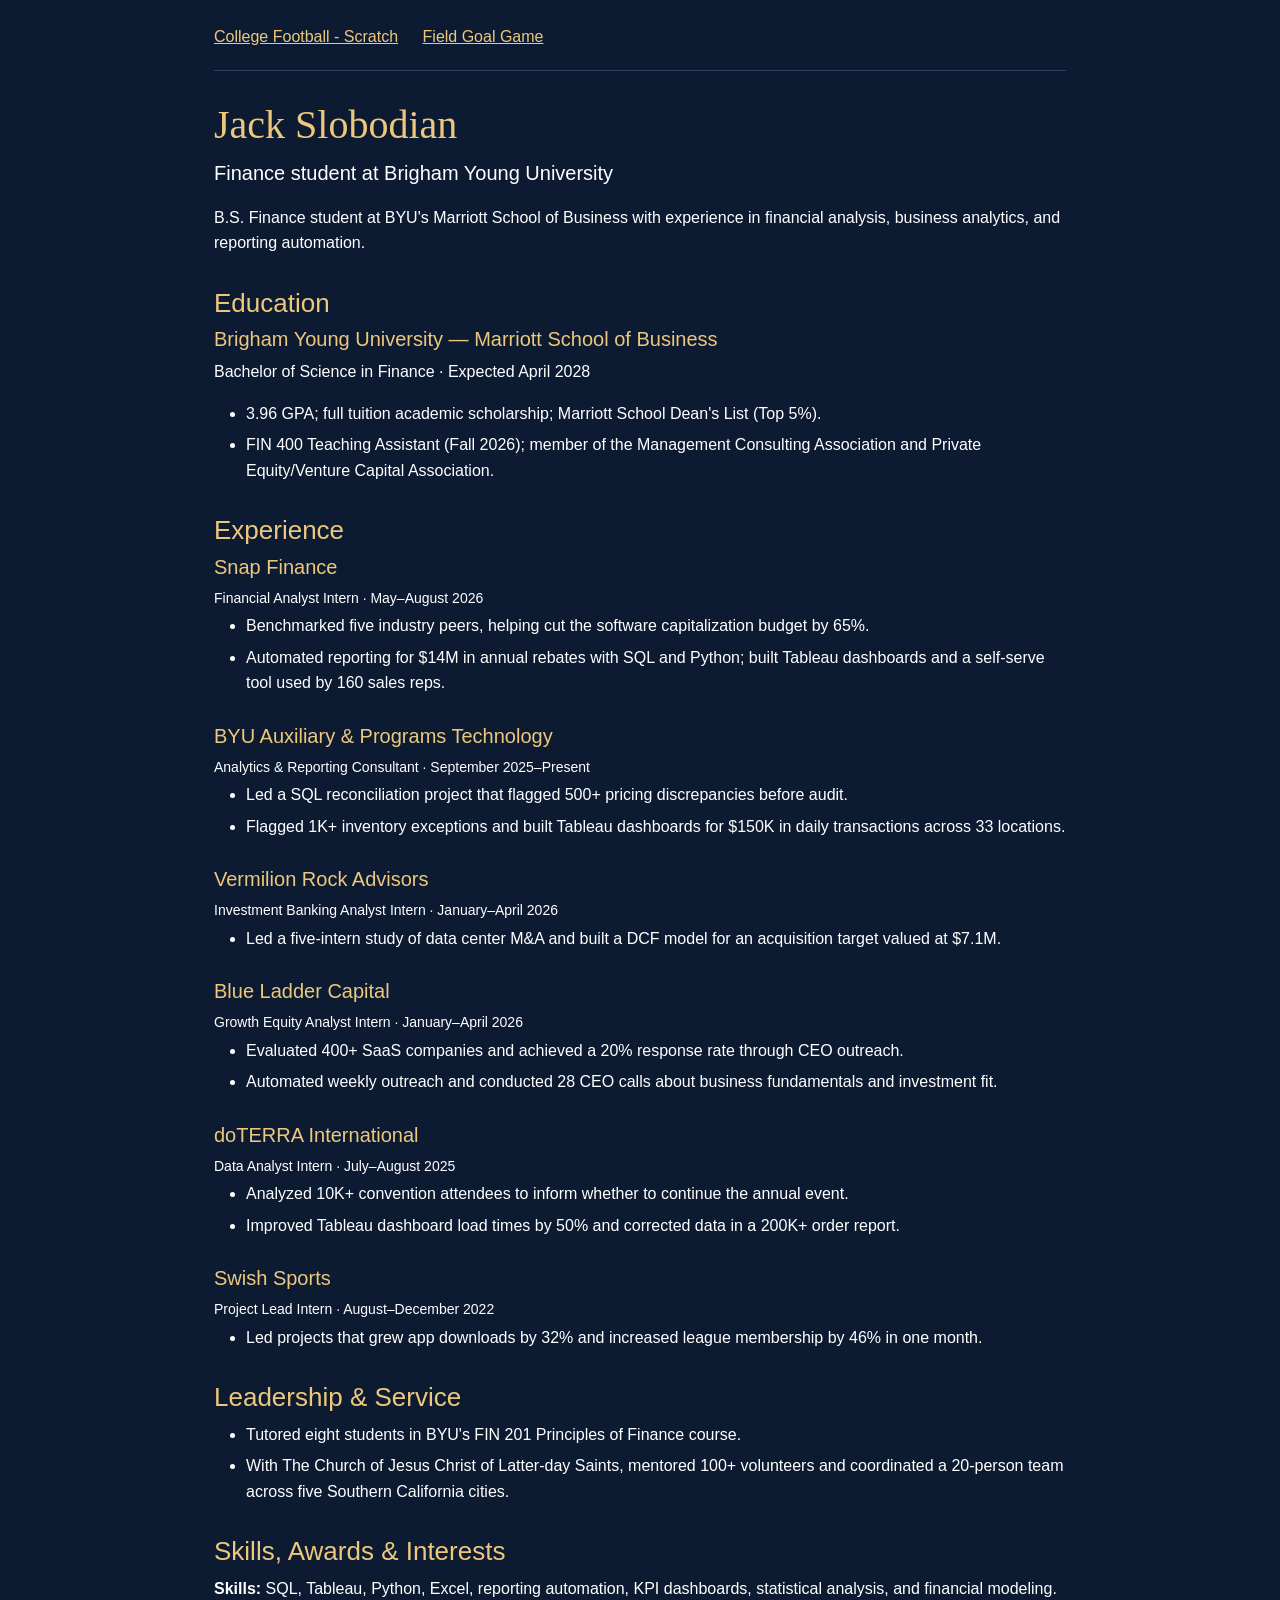
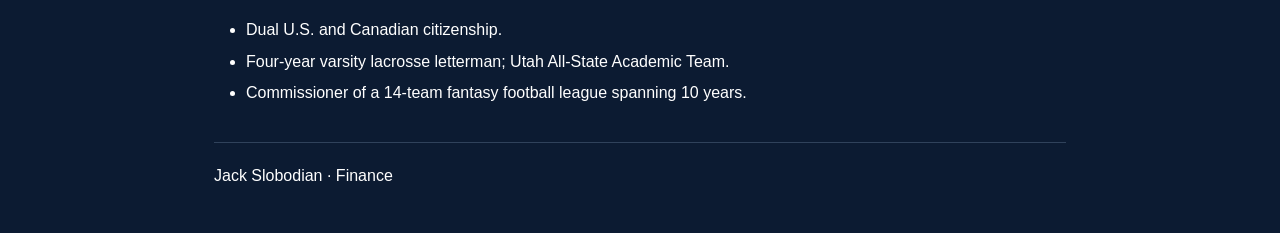
<file: index.html>
<!DOCTYPE html>
<html lang="en">
<head>
  <meta charset="UTF-8">
  <meta name="viewport" content="width=device-width, initial-scale=1">
  <meta name="description" content="Jack Slobodian's finance résumé: education, work experience, leadership, and skills.">
  <title>Jack Slobodian | Résumé</title>
  <link href="https://cdn.jsdelivr.net/npm/bootstrap@5.3.3/dist/css/bootstrap.min.css" rel="stylesheet">
  <link href="professional.css" rel="stylesheet">
</head>
<body>
  <div class="container">
    <nav class="site-nav" aria-label="Main navigation">
      <a href="scratch.html">College Football - Scratch</a>
      <a href="app.html">Field Goal Game</a>
    </nav>

    <main>
      <h1>Jack Slobodian</h1>
      <p class="lead">Finance student at Brigham Young University</p>
      <p>B.S. Finance student at BYU's Marriott School of Business with experience in financial analysis, business analytics, and reporting automation.</p>

      <section class="home-section">
        <h2>Education</h2>
        <h3>Brigham Young University &mdash; Marriott School of Business</h3>
        <p>Bachelor of Science in Finance &middot; Expected April 2028</p>
        <ul>
          <li>3.96 GPA; full tuition academic scholarship; Marriott School Dean's List (Top 5%).</li>
          <li>FIN 400 Teaching Assistant (Fall 2026); member of the Management Consulting Association and Private Equity/Venture Capital Association.</li>
        </ul>
      </section>

      <section class="home-section">
        <h2>Experience</h2>
        <div class="resume-entry">
          <h3>Snap Finance</h3>
          <p class="entry-date">Financial Analyst Intern &middot; May&ndash;August 2026</p>
          <ul>
            <li>Benchmarked five industry peers, helping cut the software capitalization budget by 65%.</li>
            <li>Automated reporting for $14M in annual rebates with SQL and Python; built Tableau dashboards and a self-serve tool used by 160 sales reps.</li>
          </ul>
        </div>
        <div class="resume-entry">
          <h3>BYU Auxiliary &amp; Programs Technology</h3>
          <p class="entry-date">Analytics &amp; Reporting Consultant &middot; September 2025&ndash;Present</p>
          <ul>
            <li>Led a SQL reconciliation project that flagged 500+ pricing discrepancies before audit.</li>
            <li>Flagged 1K+ inventory exceptions and built Tableau dashboards for $150K in daily transactions across 33 locations.</li>
          </ul>
        </div>
        <div class="resume-entry">
          <h3>Vermilion Rock Advisors</h3>
          <p class="entry-date">Investment Banking Analyst Intern &middot; January&ndash;April 2026</p>
          <ul>
            <li>Led a five-intern study of data center M&amp;A and built a DCF model for an acquisition target valued at $7.1M.</li>
          </ul>
        </div>
        <div class="resume-entry">
          <h3>Blue Ladder Capital</h3>
          <p class="entry-date">Growth Equity Analyst Intern &middot; January&ndash;April 2026</p>
          <ul>
            <li>Evaluated 400+ SaaS companies and achieved a 20% response rate through CEO outreach.</li>
            <li>Automated weekly outreach and conducted 28 CEO calls about business fundamentals and investment fit.</li>
          </ul>
        </div>
        <div class="resume-entry">
          <h3>doTERRA International</h3>
          <p class="entry-date">Data Analyst Intern &middot; July&ndash;August 2025</p>
          <ul>
            <li>Analyzed 10K+ convention attendees to inform whether to continue the annual event.</li>
            <li>Improved Tableau dashboard load times by 50% and corrected data in a 200K+ order report.</li>
          </ul>
        </div>
        <div class="resume-entry">
          <h3>Swish Sports</h3>
          <p class="entry-date">Project Lead Intern &middot; August&ndash;December 2022</p>
          <ul>
            <li>Led projects that grew app downloads by 32% and increased league membership by 46% in one month.</li>
          </ul>
        </div>
      </section>

      <section class="home-section">
        <h2>Leadership &amp; Service</h2>
        <ul>
          <li>Tutored eight students in BYU's FIN 201 Principles of Finance course.</li>
          <li>With The Church of Jesus Christ of Latter-day Saints, mentored 100+ volunteers and coordinated a 20-person team across five Southern California cities.</li>
        </ul>
      </section>

      <section class="home-section">
        <h2>Skills, Awards &amp; Interests</h2>
        <p><strong>Skills:</strong> SQL, Tableau, Python, Excel, reporting automation, KPI dashboards, statistical analysis, and financial modeling.</p>
        <ul>
          <li>Dual U.S. and Canadian citizenship.</li>
          <li>Four-year varsity lacrosse letterman; Utah All-State Academic Team.</li>
          <li>Commissioner of a 14-team fantasy football league spanning 10 years.</li>
        </ul>
      </section>
    </main>
    <footer>Jack Slobodian &middot; Finance</footer>
  </div>
</body>
</html>
</file>
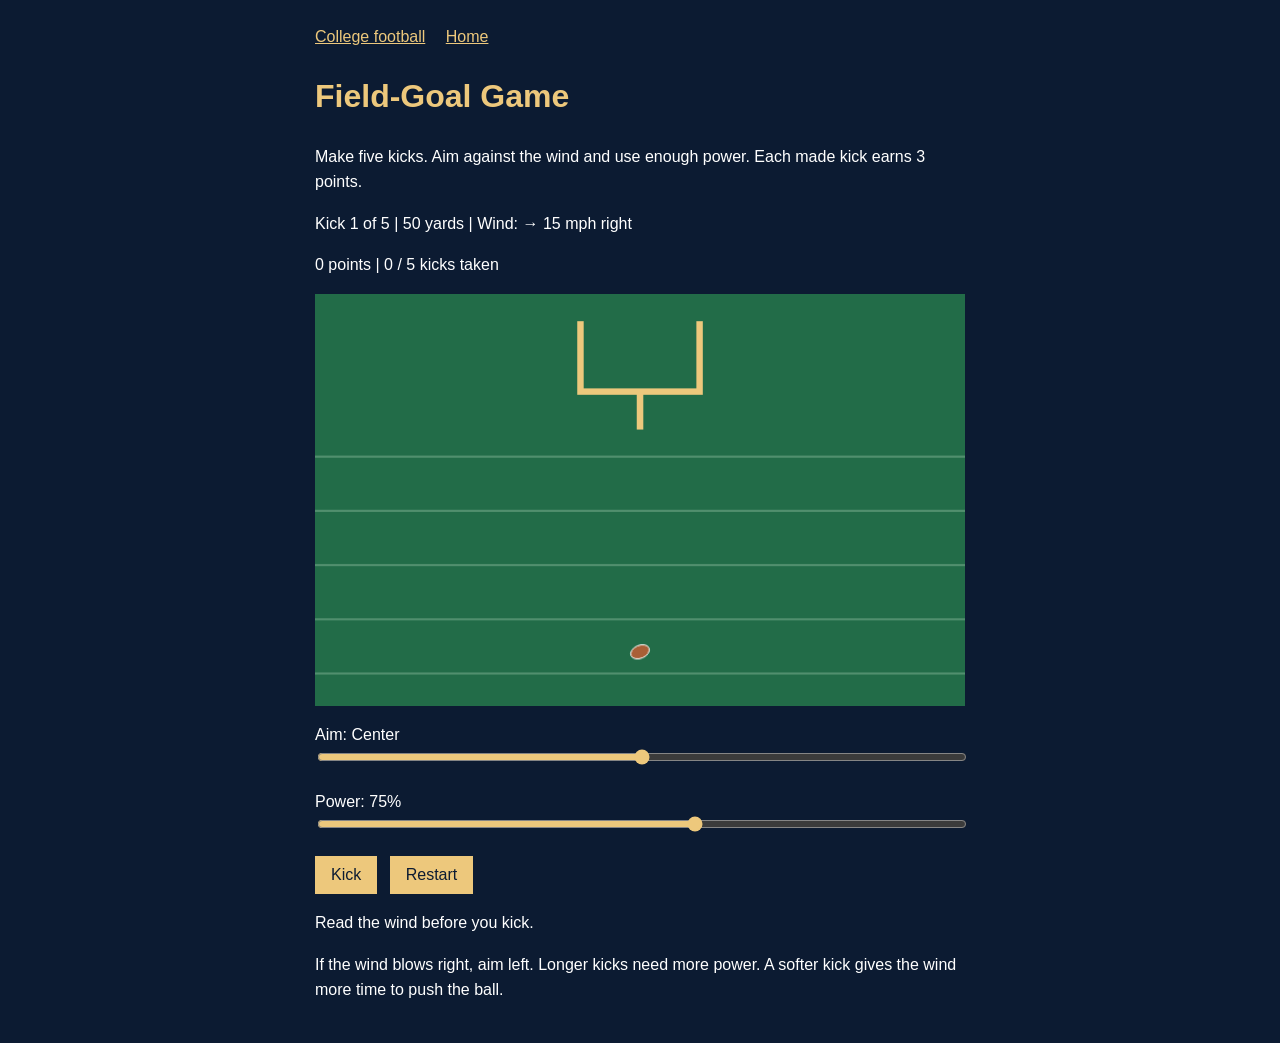
<file: app.html>
<!DOCTYPE html>
<html lang="en">
<head>
  <meta charset="UTF-8">
  <meta name="viewport" content="width=device-width, initial-scale=1">
  <title>Field-Goal Game | Jack Slobodian</title>
  <style>
    body {
      background-color: #0c1b32;
      color: white;
      font-family: Arial, Helvetica, sans-serif;
      line-height: 1.6;
      margin: 0;
    }
    .container { max-width: 650px; margin: auto; padding: 24px; }
    h1 { color: #edc87c; }
    a { color: #edc87c; margin-right: 16px; }
    canvas { display: block; width: 100%; background-color: #226c48; }
    label { display: block; margin-top: 16px; }
    input { width: 100%; accent-color: #edc87c; }
    button {
      background-color: #edc87c;
      color: #0c1b32;
      padding: 10px 16px;
      border: 0;
      margin: 16px 8px 0 0;
      font-size: 16px;
      cursor: pointer;
    }
    button:disabled { opacity: .5; cursor: default; }
    :focus-visible { outline: 3px solid #edc87c; outline-offset: 3px; }
  </style>
</head>
<body>
  <div class="container">
    <nav aria-label="Main navigation">
      <a href="scratch.html">College football</a>
      <a href="index.html">Home</a>
    </nav>
    <h1>Field-Goal Game</h1>
    <p>Make five kicks. Aim against the wind and use enough power. Each made kick earns 3 points.</p>
    <p id="conditions"></p>
    <p id="score">0 points | 0 / 5 kicks taken</p>
    <canvas id="field" width="600" height="380" role="img" aria-label="Green football field with gold goalposts and a moving ball.">
      Your browser cannot display the field. Kick results appear below.
    </canvas>

    <label for="aim">Aim: <span id="aim-value">Center</span></label>
    <input id="aim" type="range" min="-25" max="25" value="0" oninput="updateLabels()">
    <label for="power">Power: <span id="power-value">75%</span></label>
    <input id="power" type="range" min="40" max="100" value="75" oninput="updateLabels()">

    <button id="kick" onclick="kick()">Kick</button>
    <button id="next" onclick="nextKick()" hidden>Next kick</button>
    <button onclick="restart()">Restart</button>
    <p id="result" role="status" aria-live="polite">Read the wind before you kick.</p>
    <p>If the wind blows right, aim left. Longer kicks need more power. A softer kick gives the wind more time to push the ball.</p>
  </div>

  <script>
    // Simple game rules, not a realistic football physics simulator.
    const canvas = document.getElementById('field');
    const ctx = canvas.getContext('2d');
    const aimInput = document.getElementById('aim');
    const powerInput = document.getElementById('power');
    const kickButton = document.getElementById('kick');
    const nextButton = document.getElementById('next');
    const result = document.getElementById('result');
    let wind = 0;
    let distance = 30;
    let attempts = 0;
    let makes = 0;
    let phase = 'ready';
    let timer = null;

    function updateLabels() {
      const aim = Number(aimInput.value);
      document.getElementById('aim-value').textContent =
        aim === 0 ? 'Center' : Math.abs(aim) + (aim < 0 ? ' left' : ' right');
      document.getElementById('power-value').textContent = powerInput.value + '%';
    }

    function drawField(x, y) {
      if (!ctx) return;
      ctx.fillStyle = '#226c48';
      ctx.fillRect(0, 0, 600, 380);
      ctx.strokeStyle = '#80b394';
      ctx.lineWidth = 1;
      for (let line = 150; line < 380; line += 50) {
        ctx.beginPath();
        ctx.moveTo(0, line);
        ctx.lineTo(600, line);
        ctx.stroke();
      }
      // Goalposts: left edge 245, right edge 355, crossbar at 90.
      ctx.strokeStyle = '#edc87c';
      ctx.lineWidth = 6;
      ctx.beginPath();
      ctx.moveTo(245, 25);
      ctx.lineTo(245, 90);
      ctx.lineTo(355, 90);
      ctx.lineTo(355, 25);
      ctx.moveTo(300, 90);
      ctx.lineTo(300, 125);
      ctx.stroke();
      ctx.fillStyle = '#a95f36';
      ctx.beginPath();
      ctx.ellipse(x, y, 9, 6, -.4, 0, Math.PI * 2);
      ctx.fill();
      ctx.strokeStyle = 'white';
      ctx.lineWidth = 1;
      ctx.stroke();
    }

    function newConditions() {
      distance = 25 + Math.floor(Math.random() * 26);
      wind = 5 + Math.floor(Math.random() * 14);
      if (Math.random() < .5) wind = -wind;
      document.getElementById('conditions').textContent =
        'Kick ' + (attempts + 1) + ' of 5 | ' + distance + ' yards | Wind: ' +
        (wind < 0 ? '← ' : '→ ') + Math.abs(wind) + ' mph ' + (wind < 0 ? 'left' : 'right');
      aimInput.value = 0;
      powerInput.value = 75;
      aimInput.disabled = false;
      powerInput.disabled = false;
      kickButton.disabled = false;
      nextButton.hidden = true;
      phase = 'ready';
      updateLabels();
      drawField(300, 330);
    }

    function calculateKick(aim, power, yards, breeze) {
      const drift = breeze * 5 * (yards / 35) * (100 / power);
      const x = 300 + aim * 6 + drift;
      const requiredPower = yards + 20;
      const tooShort = power < requiredPower;
      const y = tooShort ? 105 + (requiredPower - power) * 3 : 60;
      const made = !tooShort && x > 245 && x < 355;
      let outcome = 'Made! +3 points.';
      if (tooShort) outcome = 'Too short. Try more power.';
      else if (x <= 245) outcome = 'Wide left. Aim farther right.';
      else if (x >= 355) outcome = 'Wide right. Aim farther left.';
      return { x, y, drift, made, outcome };
    }

    function finishKick(shot) {
      clearInterval(timer);
      timer = null;
      phase = 'finished';
      attempts++;
      if (shot.made) makes++;
      document.getElementById('score').textContent =
        (makes * 3) + ' points | ' + attempts + ' / 5 kicks taken';
      result.textContent = shot.outcome;
      nextButton.hidden = attempts === 5;
      if (attempts === 5) {
        result.textContent += ' Final score: ' + (makes * 3) + ' / 15. Restart to play again.';
      }
    }

    function kick() {
      if (phase !== 'ready') return;
      phase = 'flying';
      aimInput.disabled = true;
      powerInput.disabled = true;
      kickButton.disabled = true;
      const aim = Number(aimInput.value);
      const shot = calculateKick(aim, Number(powerInput.value), distance, wind);
      let progress = 0;
      result.textContent = 'The kick is away…';
      const reduceMotion = window.matchMedia('(prefers-reduced-motion: reduce)').matches;
      timer = setInterval(function () {
        progress = reduceMotion ? 1 : Math.min(progress + .02, 1);
        // The wind curves the ball more as the kick progresses.
        const x = 300 + aim * 6 * progress + shot.drift * progress * progress;
        const y = 330 + (shot.y - 330) * progress;
        drawField(x, y);
        if (progress === 1) finishKick(shot);
      }, 20);
    }

    function nextKick() {
      if (phase !== 'finished' || attempts === 5) return;
      result.textContent = 'Read the new wind before you kick.';
      newConditions();
    }

    function restart() {
      clearInterval(timer);
      timer = null;
      attempts = 0;
      makes = 0;
      document.getElementById('score').textContent = '0 points | 0 / 5 kicks taken';
      result.textContent = 'New challenge. Read the wind before you kick.';
      newConditions();
    }

    newConditions();
  </script>
</body>
</html>
</file>
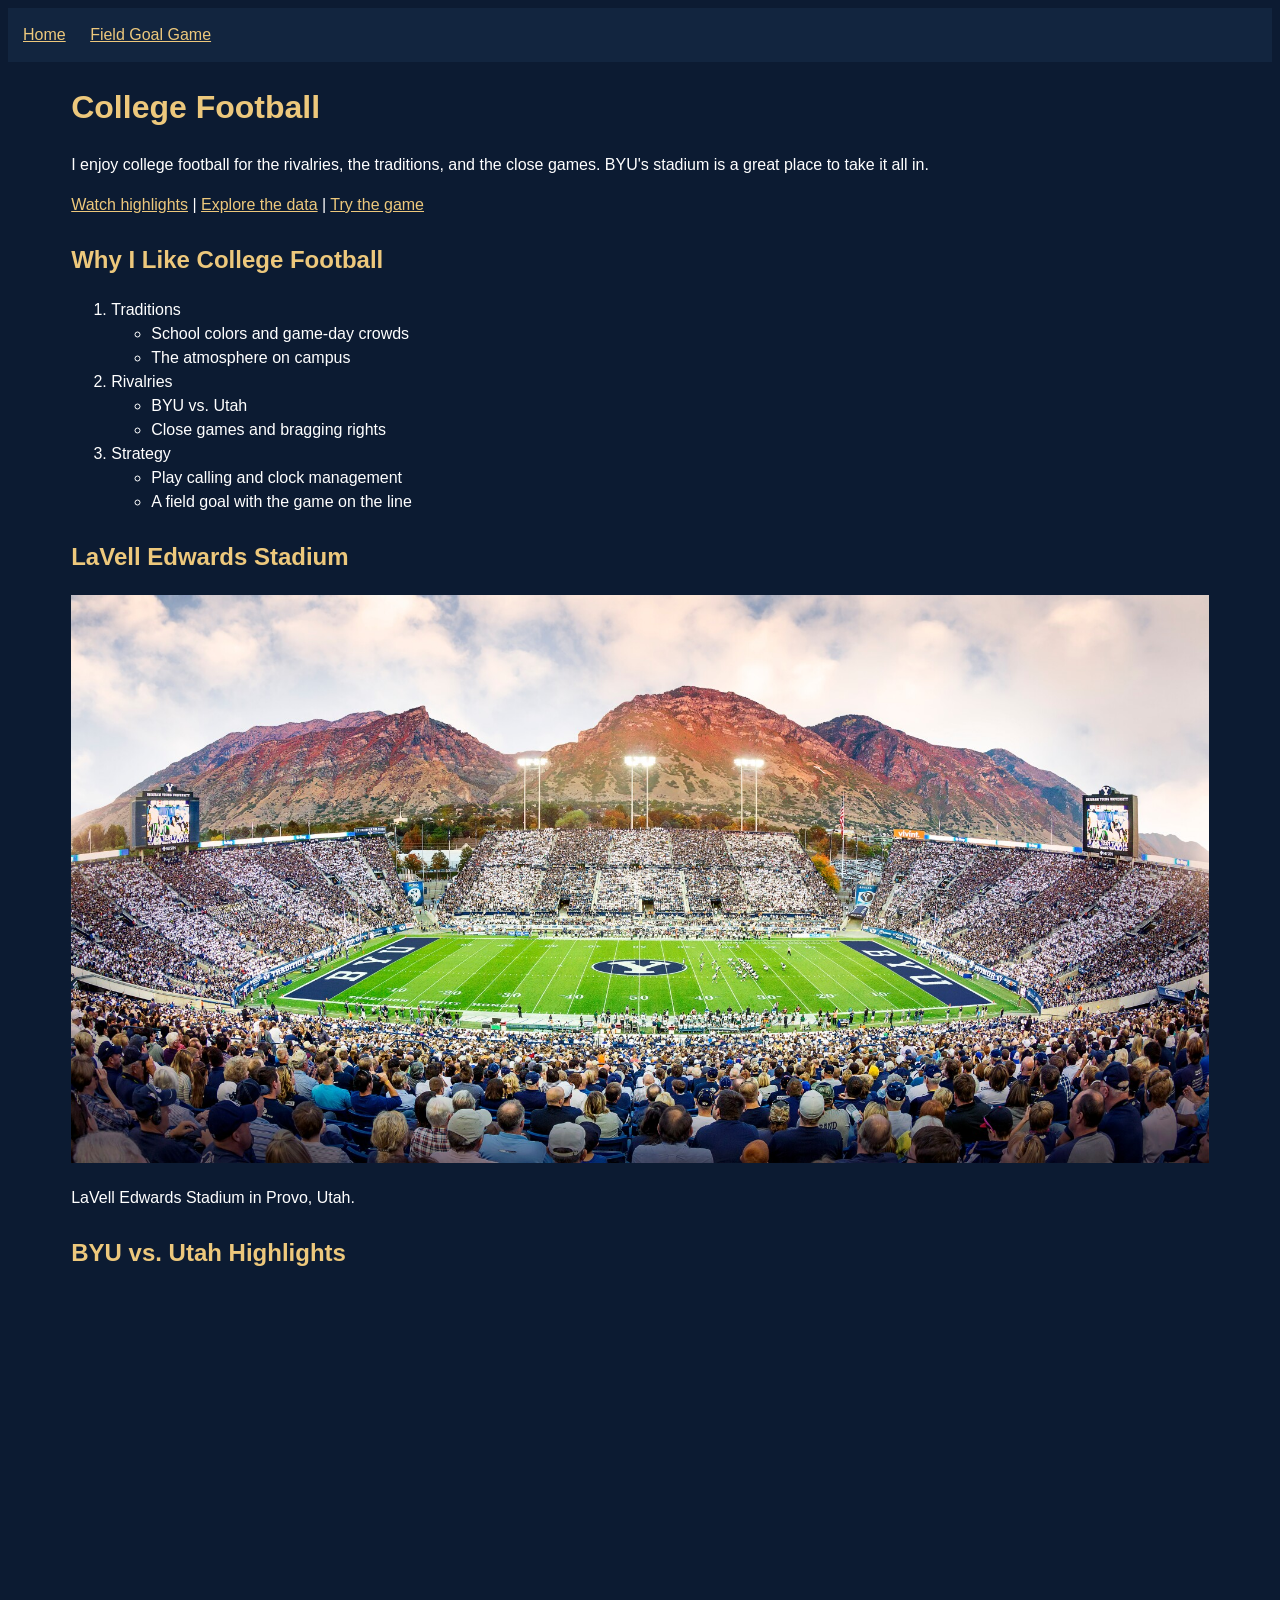
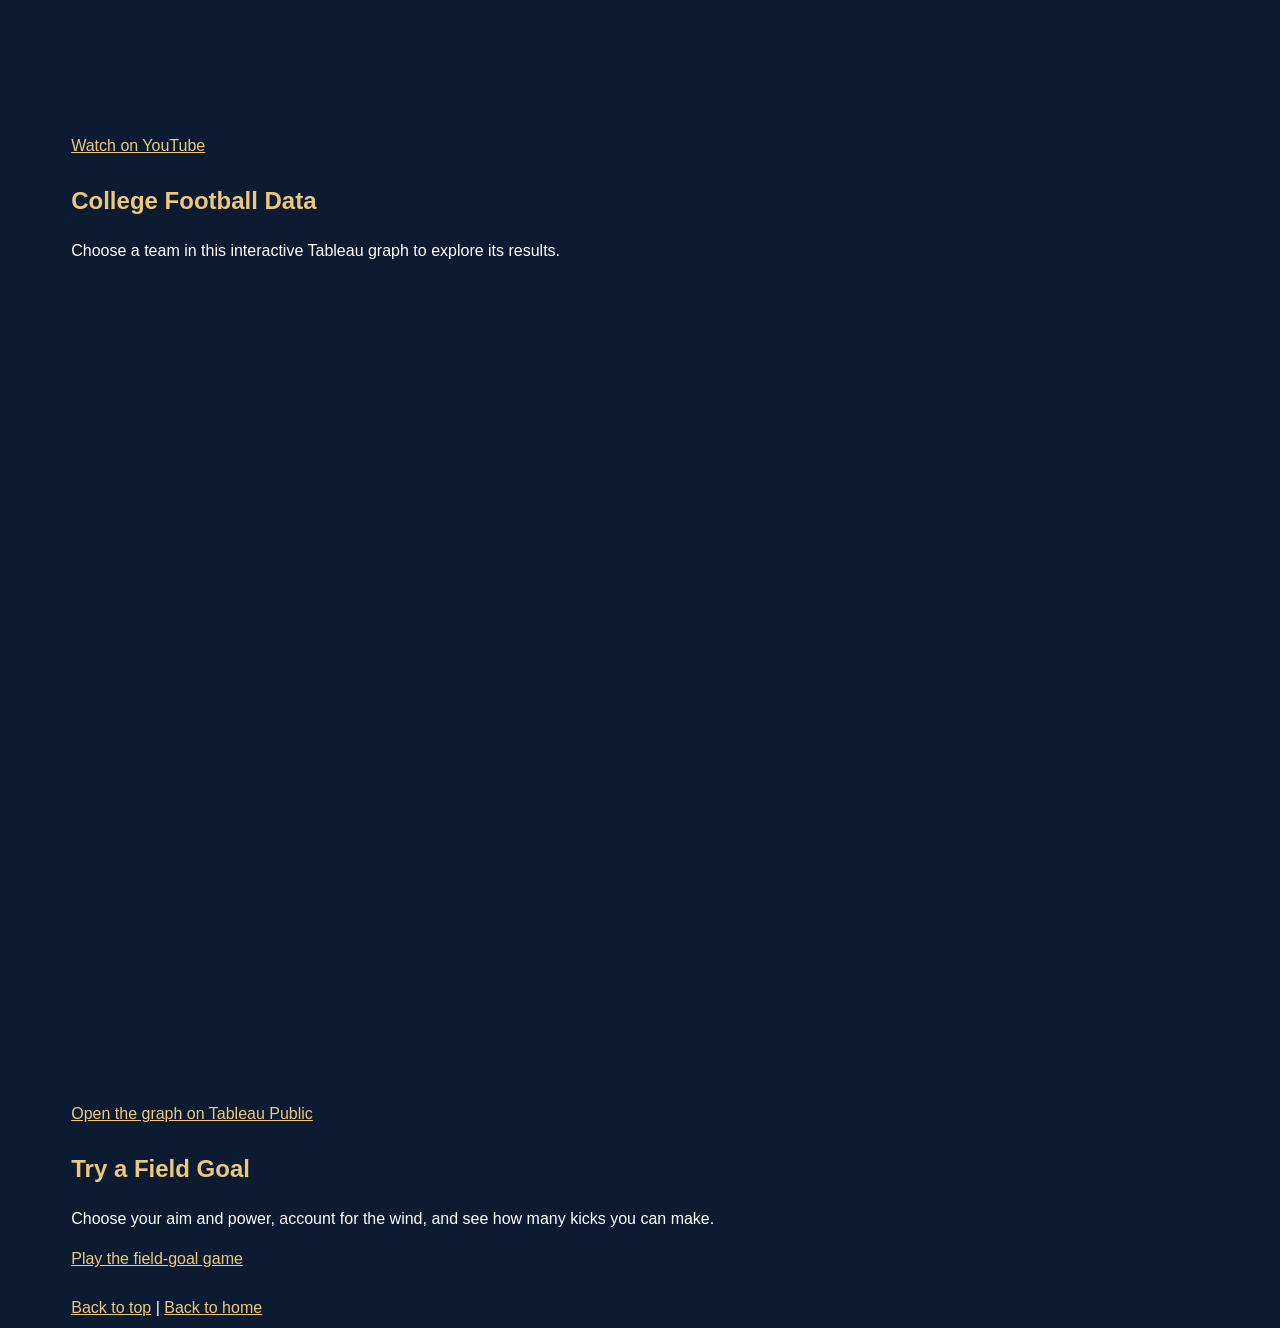
<file: scratch.html>
<!DOCTYPE html>
<html lang="en">
<head>
  <meta charset="UTF-8">
  <meta name="viewport" content="width=device-width, initial-scale=1">
  <title>College Football | Jack Slobodian</title>
  <link rel="stylesheet" href="scratch.css">
</head>
<body id="top">
  <div class="nav">
    <a href="index.html">Home</a>
    <a href="app.html">Field Goal Game</a>
  </div>

  <div class="content">
    <div>
      <h1>College Football</h1>
      <p>I enjoy college football for the rivalries, the traditions, and the close games. BYU's stadium is a great place to take it all in.</p>
      <a href="#highlights">Watch highlights</a> |
      <a href="#football-data">Explore the data</a> |
      <a href="#game">Try the game</a>
    </div>

    <div>
      <h2>Why I Like College Football</h2>
      <!-- The unordered lists below are inside an ordered list. -->
      <ol>
        <li>Traditions
          <ul>
            <li>School colors and game-day crowds</li>
            <li>The atmosphere on campus</li>
          </ul>
        </li>
        <li>Rivalries
          <ul>
            <li>BYU vs. Utah</li>
            <li>Close games and bragging rights</li>
          </ul>
        </li>
        <li>Strategy
          <ul>
            <li>Play calling and clock management</li>
            <li>A field goal with the game on the line</li>
          </ul>
        </li>
      </ol>
    </div>

    <div>
      <h2>LaVell Edwards Stadium</h2>
      <img src="assets/les-stadium.jpg" alt="A packed BYU football stadium with the Wasatch Mountains in the background">
      <p>LaVell Edwards Stadium in Provo, Utah.</p>
    </div>

    <div id="highlights">
      <h2>BYU vs. Utah Highlights</h2>
      <iframe class="video"
        src="https://www.youtube.com/embed/lIwbv8fpDXg"
        title="BYU vs. Utah football highlights"
        referrerpolicy="strict-origin-when-cross-origin"
        allow="encrypted-media; picture-in-picture"
        allowfullscreen>
      </iframe>
      <p><a href="https://www.youtube.com/watch?v=lIwbv8fpDXg">Watch on YouTube</a></p>
    </div>

    <div id="football-data">
      <h2>College Football Data</h2>
      <p>Choose a team in this interactive Tableau graph to explore its results.</p>
      <iframe class="tableau"
        src="https://public.tableau.com/views/VisualizingFBSCollegeFootball/VisualizingFBSCollegeFootball?:embed=y&amp;:showVizHome=no&amp;:tabs=no&amp;:toolbar=yes"
        title="Interactive Tableau visualization: Visualizing FBS College Football"
        allowfullscreen>
      </iframe>
      <p><a href="https://public.tableau.com/views/VisualizingFBSCollegeFootball/VisualizingFBSCollegeFootball?:showVizHome=no">Open the graph on Tableau Public</a></p>
    </div>

    <div id="game">
      <h2>Try a Field Goal</h2>
      <p>Choose your aim and power, account for the wind, and see how many kicks you can make.</p>
      <a href="app.html">Play the field-goal game</a>
    </div>

    <a href="#top">Back to top</a> |
    <a href="index.html">Back to home</a>
  </div>
</body>
</html>
</file>
<file: scratch.css>
body {
  background-color: #0c1b32;
  color: white;
  font-family: Arial, sans-serif;
  line-height: 1.5;
}

h1, h2 {
  color: #edc87c;
}

a {
  color: #edc87c;
}

a:hover {
  color: white;
}

.nav {
  background-color: #12253f;
  padding: 15px;
}

.nav a {
  margin-right: 20px;
}

.content {
  width: 90%;
  margin: auto;
}

.content div {
  margin-bottom: 25px;
}

img {
  width: 100%;
}

iframe {
  width: 100%;
  border: 0;
}

.video {
  height: 420px;
}

.tableau {
  height: 800px;
}
</file>
<file: professional.css>
/* Colors and spacing for the two Bootstrap pages. */
body {
  background-color: #0c1b32;
  color: white;
  font-family: Arial, Helvetica, sans-serif;
  line-height: 1.6;
}

.container {
  max-width: 900px;
  padding: 24px;
}

h1, h2, h3 {
  color: #edc87c;
}

h1 {
  font-family: Georgia, 'Times New Roman', serif;
  font-size: 40px;
}

h2 {
  font-size: 26px;
}

h3 {
  font-size: 20px;
}

a {
  color: #edc87c;
}

a:hover {
  color: white;
}

.site-nav {
  border-bottom: 1px solid #30425b;
  padding-bottom: 20px;
  margin-bottom: 30px;
}

.site-nav a {
  display: inline-block;
  margin-right: 20px;
}

.btn-primary {
  background-color: #edc87c;
  border-color: #edc87c;
  color: #0c1b32;
}

.btn-primary:hover {
  background-color: #ffe5af;
  border-color: #ffe5af;
  color: #0c1b32;
}

.home-section, .resume-section {
  margin-top: 32px;
}

.resume-entry {
  margin-bottom: 28px;
}

.entry-date {
  font-size: 14px;
  margin-bottom: 4px;
}

.role {
  margin-top: 6px;
}

li {
  margin-bottom: 6px;
}

footer {
  border-top: 1px solid #30425b;
  margin-top: 36px;
  padding: 20px 0;
}

.skip-link {
  position: absolute;
  left: 16px;
  top: -60px;
  background-color: #edc87c;
  color: #0c1b32;
  padding: 10px;
}

.skip-link:focus {
  top: 10px;
}
</file>
